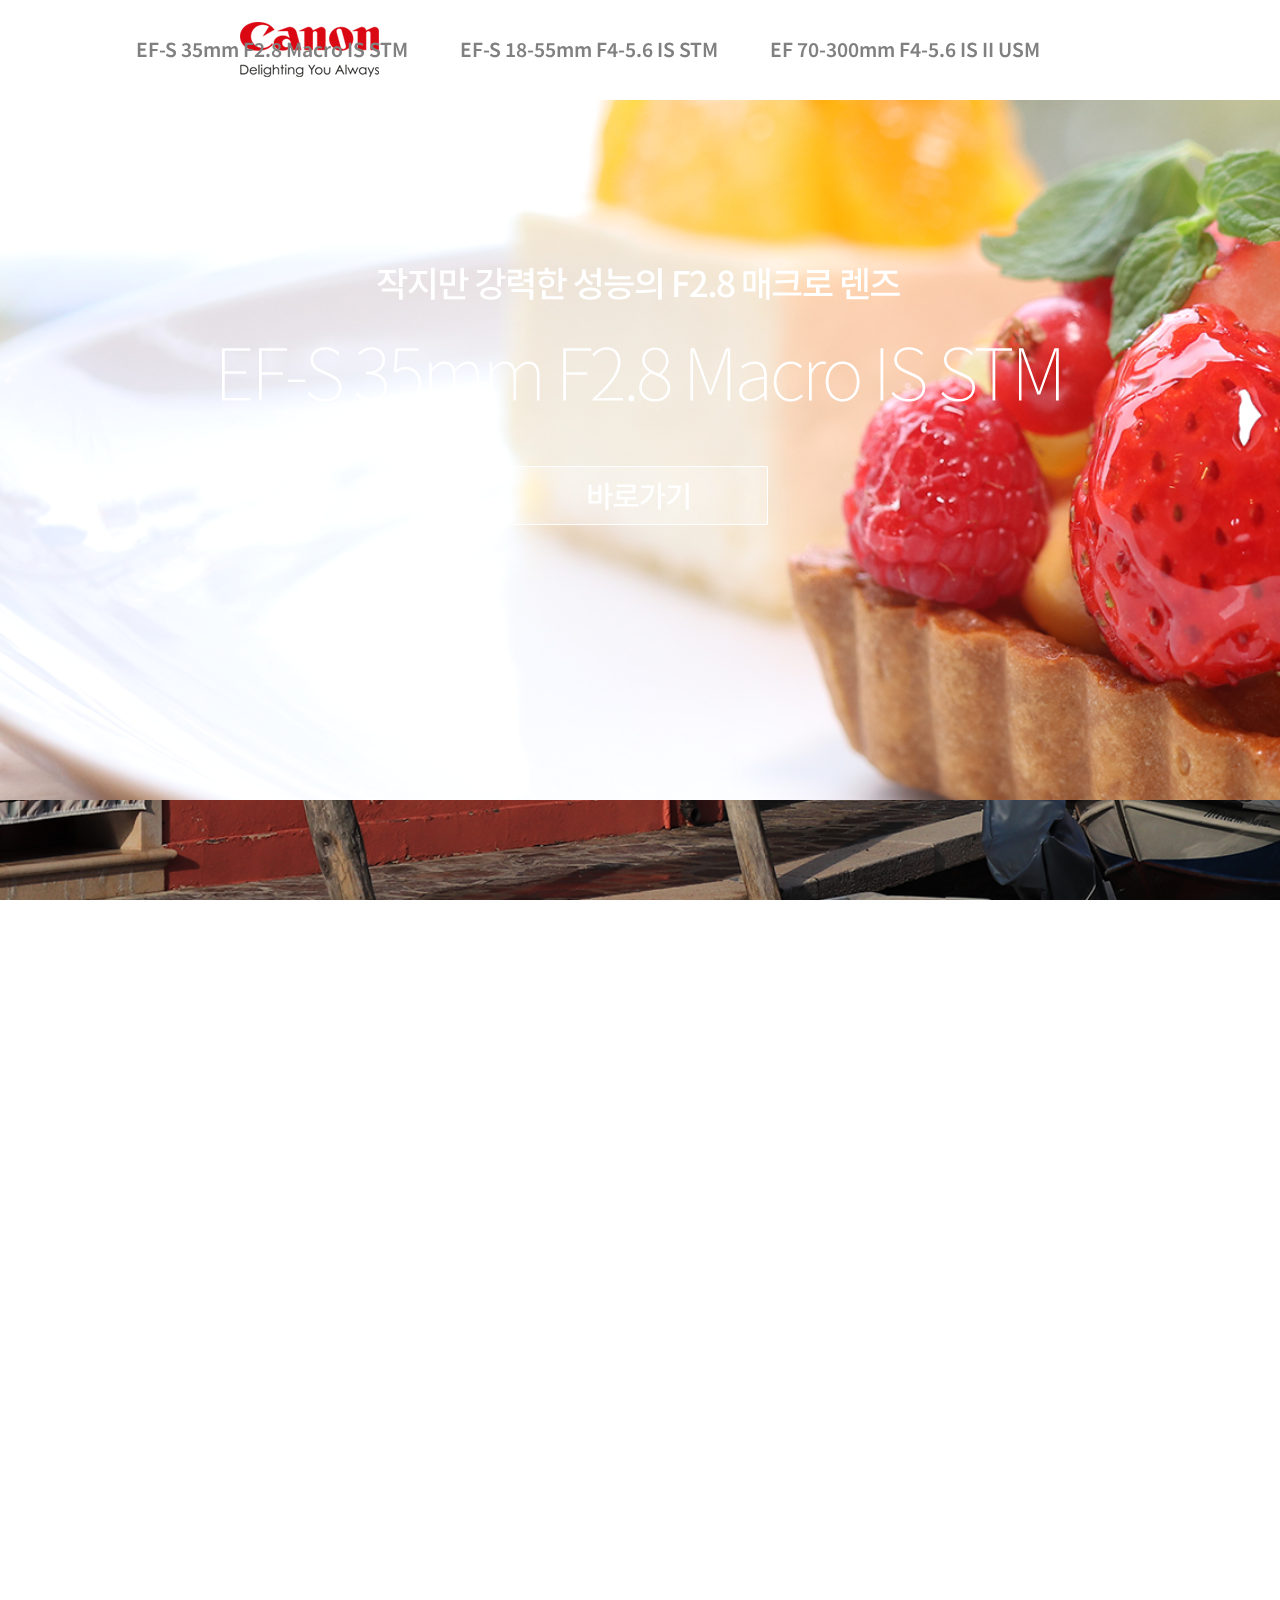
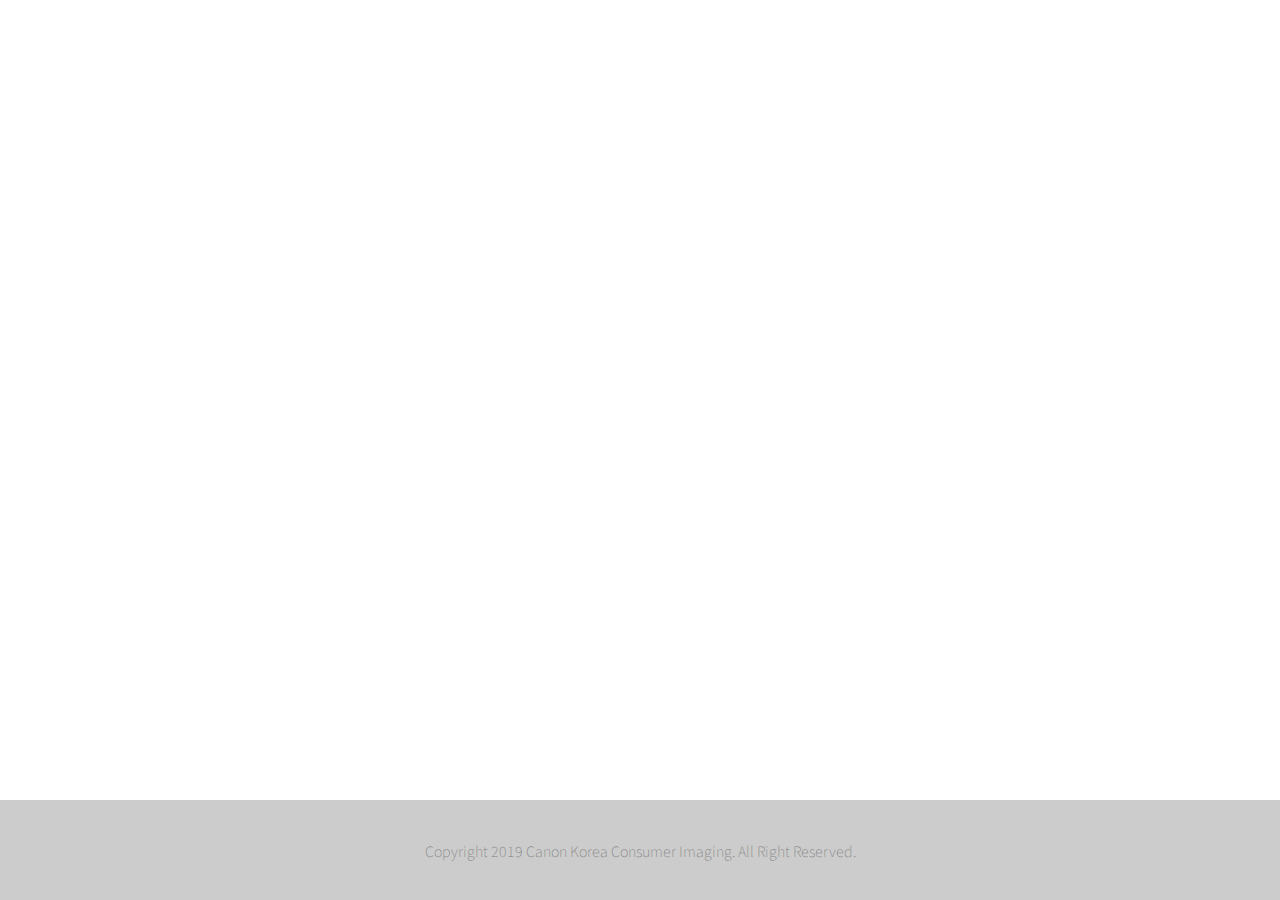
<file: index.html>
<!DOCTYPE html>
<html lang="kr">
  <head>
    <meta charset="utf-8">
    <link href="https://fonts.googleapis.com/css?family=Noto+Sans+KR" rel="stylesheet">
    <title></title>
    <style media="screen">
      body, h1{ margin: 0px;}
      #scene{
        height: 800px;
        overflow: hidden;
        background-size: cover;
        background-attachment: fixed;
      }
      .one{background-image: url(images/index_07.png);}
      .two{background-image: url(images/index_08.png);}
      .three{background-image: url(images/index_09.png);}
      #scene h1{
        position: relative;
        left: 50%;
        top: 50%;
        transform: translateX(-50%) translateY(-50%);
        text-align: center;
      }
      /*--푸터적용--*/
      footer{
        height: 100px;
        background-color: rgba(0, 0, 0, 0.2);
      }
      .footer{
        position: relative;
        left: 50%;
        top: 50%;
        transform: translateX(-50%) translateY(-50%);
        text-align: center;
        font-family: 'Noto Sans KR', sans-serif;
        font-size: 0.9rem;
        font-weight: 100;
        color: gray;
      }
      /*--네비게이션 처리--*/
      .wrap{
        height: 100px;
        width: 100%;
        position: fixed;
        background-color: white;
        z-index: 10;
        border: 0px solid red;
      }
      .logo{
        border: 0px solid blue;
        display: inline-block;
        margin-left: 240px;
      }
      .nav{
        border: 0px solid green;
        position: fixed;
        right: 240px;
        top: 35px;
        display: inline-block;
        font-family: 'Noto Sans KR', sans-serif;
        font-size: 1.2rem;
        font-weight: 600;
        color: gray;
      }
      .space{
        margin-left: 3rem;
      }
      a, a:link :visited :active{
        text-decoration: none;
        color: gray;
      }
      a:hover{
        color: red;
      }
    </style>



  </head>
  <body>
    <nav class="wrap">
      <div class="logo">
        <img src="images/index_02.png">
      </div>
      <div class="nav">
        <a href="p01.html">EF-S 35mm F2.8 Macro IS STM</a>
        <span class="space"></span>
        <a href="p02.html">EF-S 18-55mm F4-5.6 IS STM</a>
        <span class="space"></span>
        <a href="p03.html">EF 70-300mm F4-5.6 IS II USM</a>
      </div>
    </nav>
    <section id="scene" class="one">
      <h1><a href="p01.html"><img src="images/t_01.png"></a></h1>
    </section>
    <section id="scene" class="two">
      <h1><a href="p02.html"><img src="images/t_02.png"></a></h1>
    </section>
    <section id="scene" class="three">
      <h1><a href="p03.html"><img src="images/t_03.png"></a></h1>
    </section>
    <footer>
      <div class="footer">
        Copyright 2019 Canon Korea Consumer Imaging. All Right Reserved.
      </div>
  </footer>
  </body>
</html>
</file>
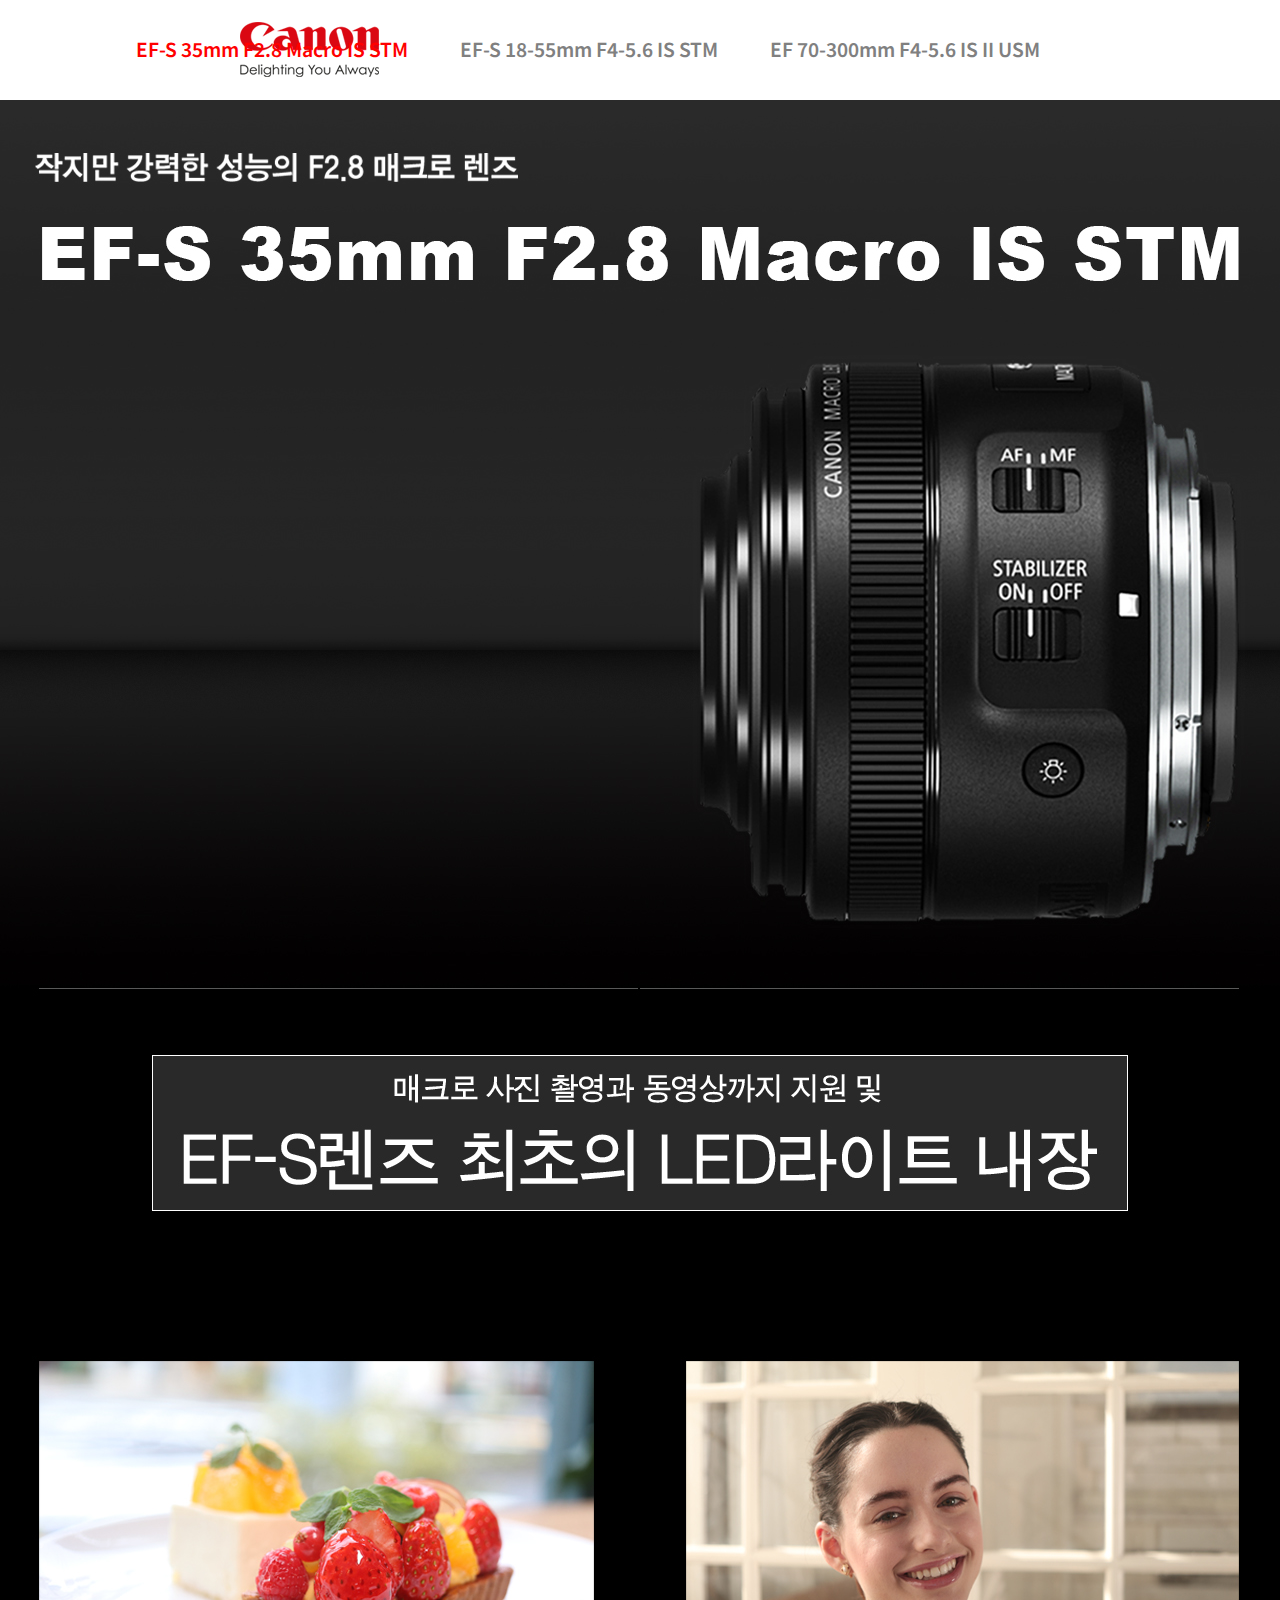
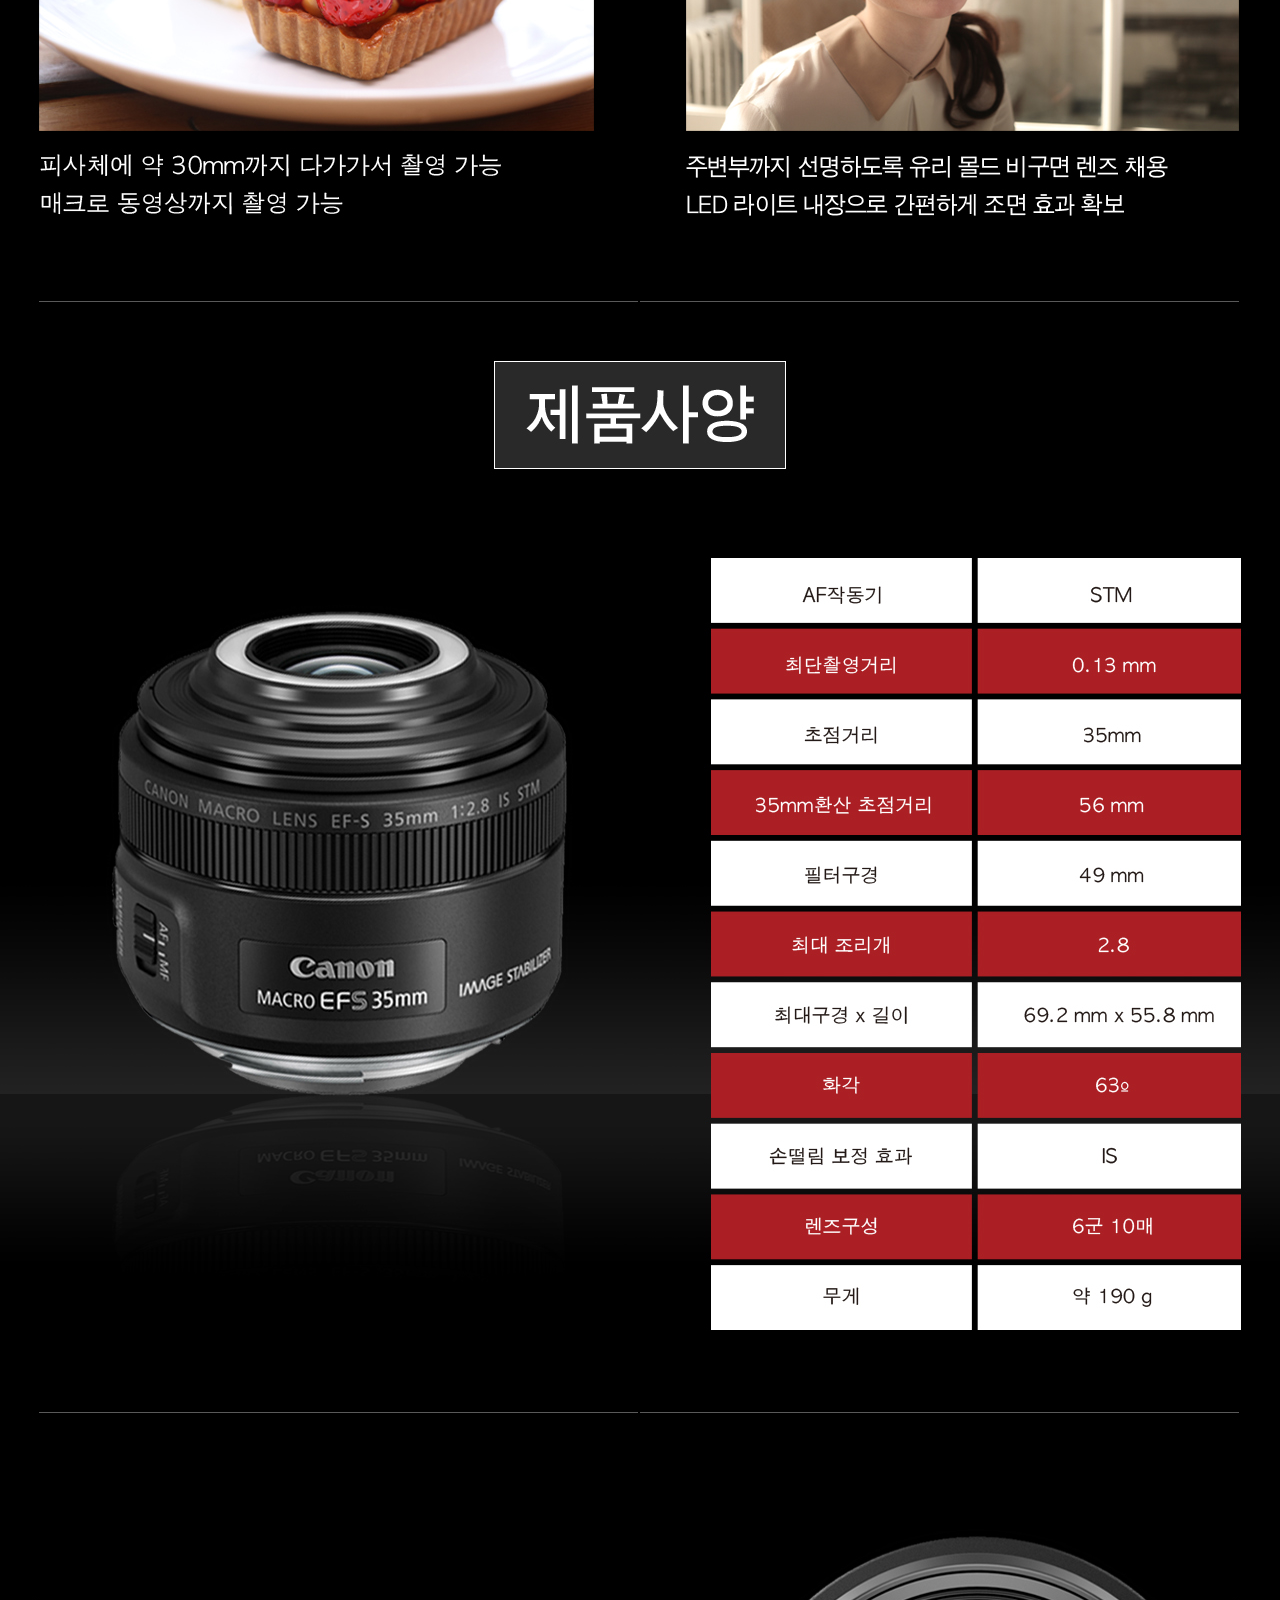
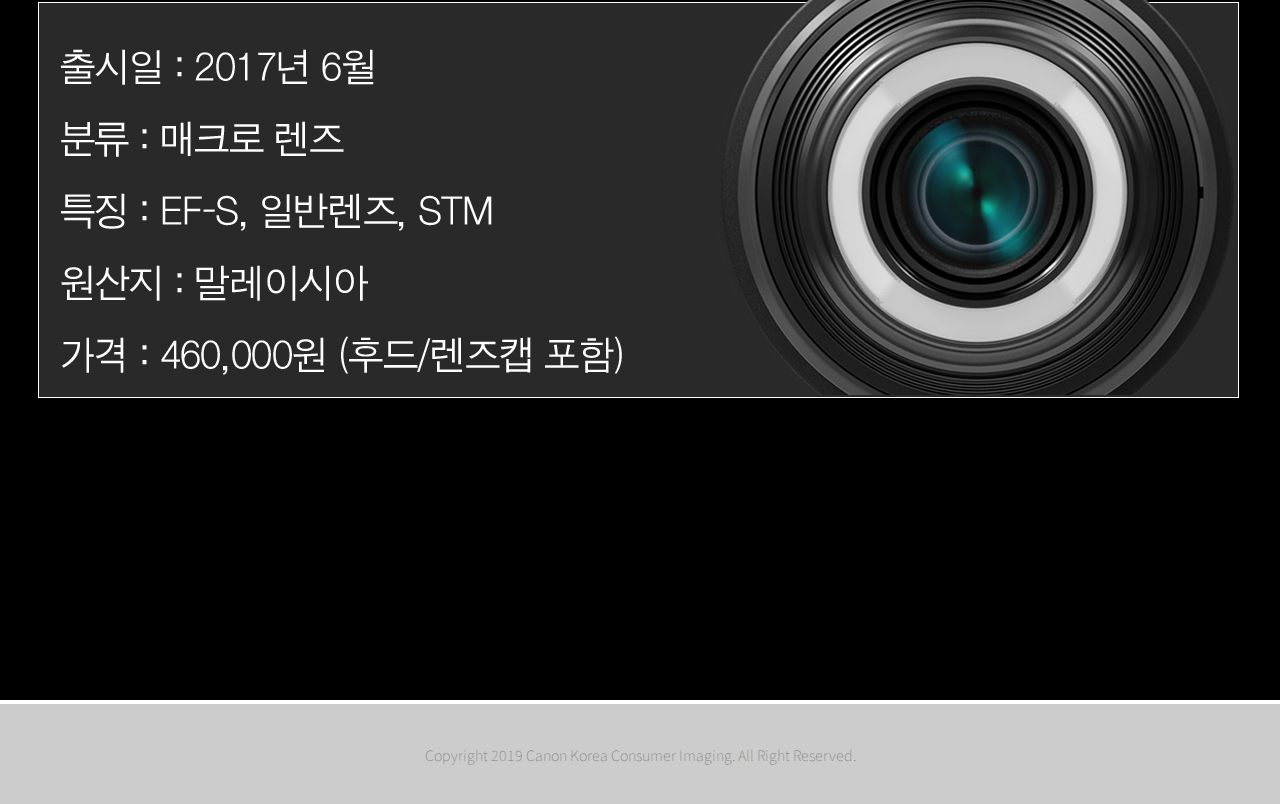
<file: p01.html>
<!DOCTYPE html>
<html lang="kr">
  <head>
    <meta charset="utf-8">
    <link rel="stylesheet" href="css.css">
    <link href="https://fonts.googleapis.com/css?family=Noto+Sans+KR" rel="stylesheet">
    <title></title>

  </head>
  <body>
    <nav class="wrap">
      <div class="logo">
        <a href="index.html"><img src="images/index_02.png"></a>
      </div>
      <div class="nav">
        <a href="p01.html" style="color:red">EF-S 35mm F2.8 Macro IS STM</a>
        <span class="space"></span>
        <a href="p02.html">EF-S 18-55mm F4-5.6 IS STM</a>
        <span class="space"></span>
        <a href="p03.html">EF 70-300mm F4-5.6 IS II USM</a>
      </div>
    </nav>
    <section class="bodywrap">
      <div class="page">
        <img src="images/sp_1.jpg">
      </div>
    </section>
    <footer>
      <div class="footer">
        Copyright 2019 Canon Korea Consumer Imaging. All Right Reserved.
      </div>
  </footer>
  </body>
</html>
</file>
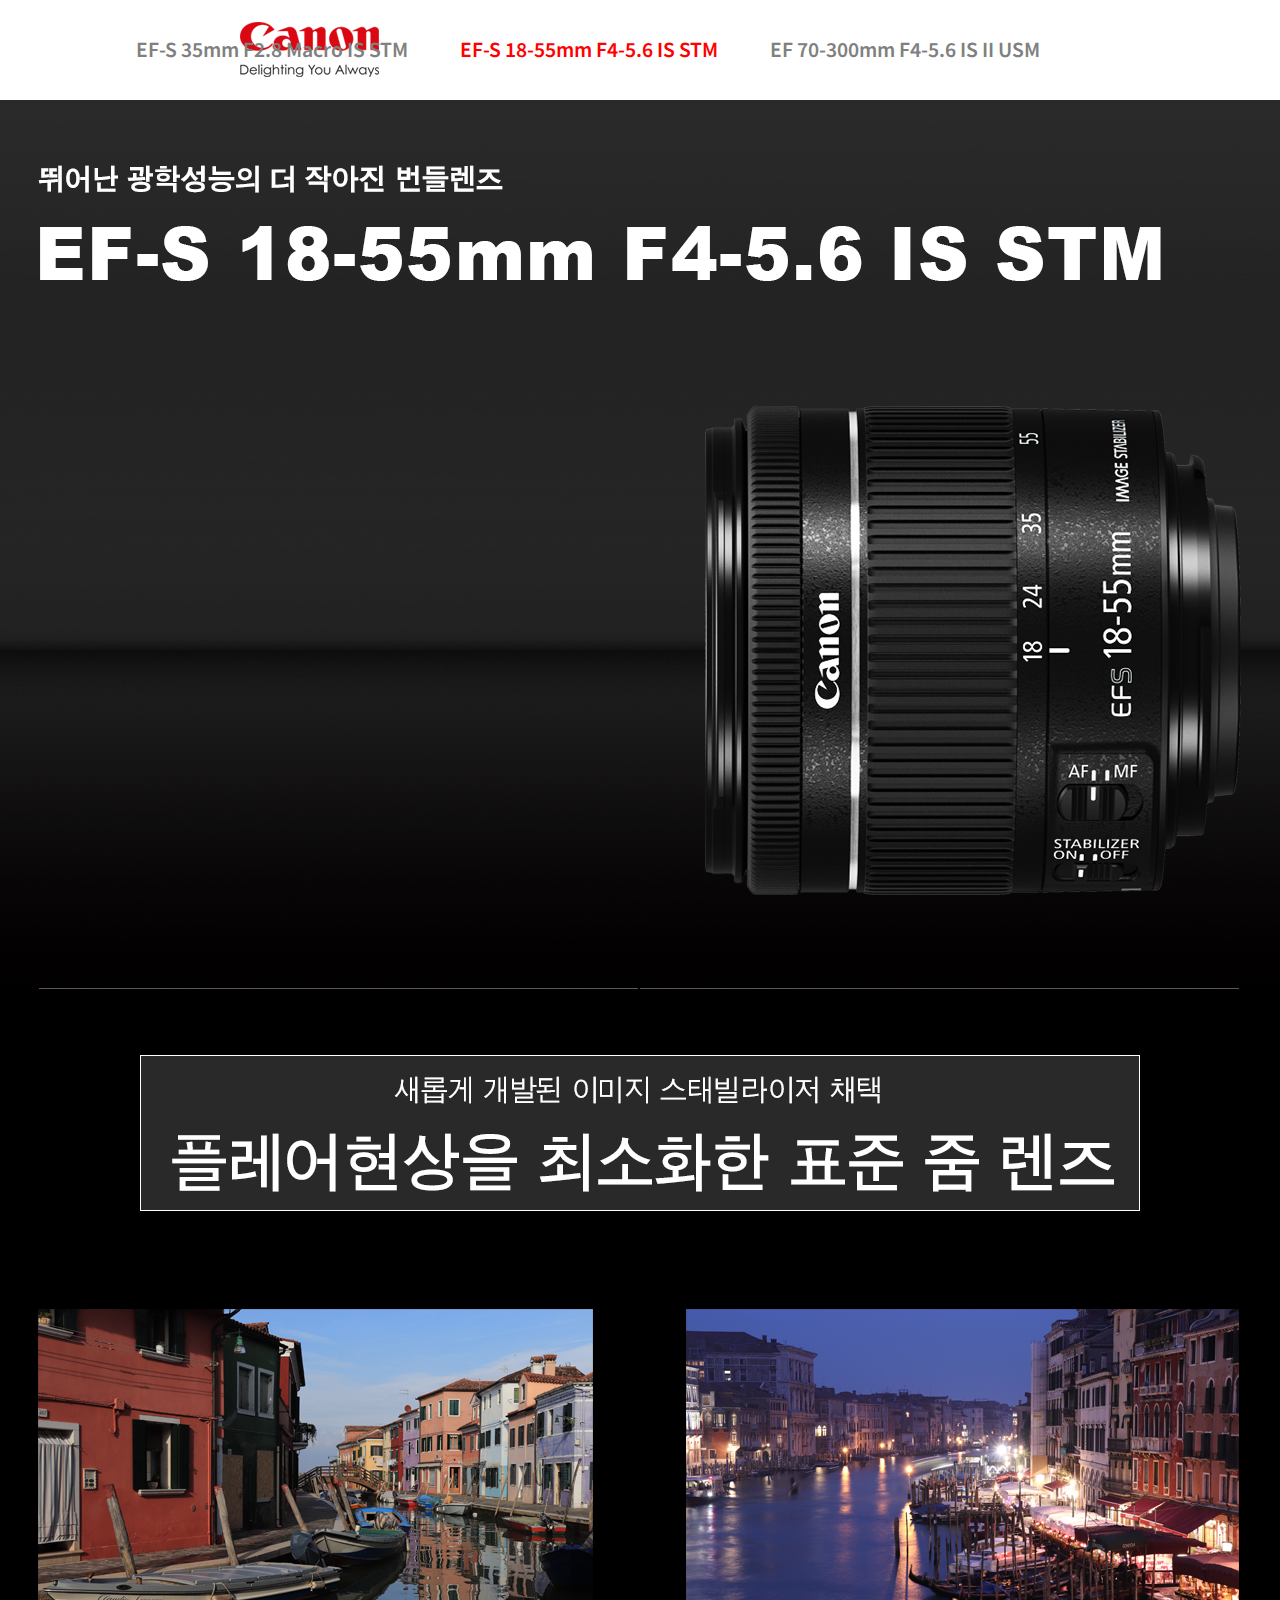
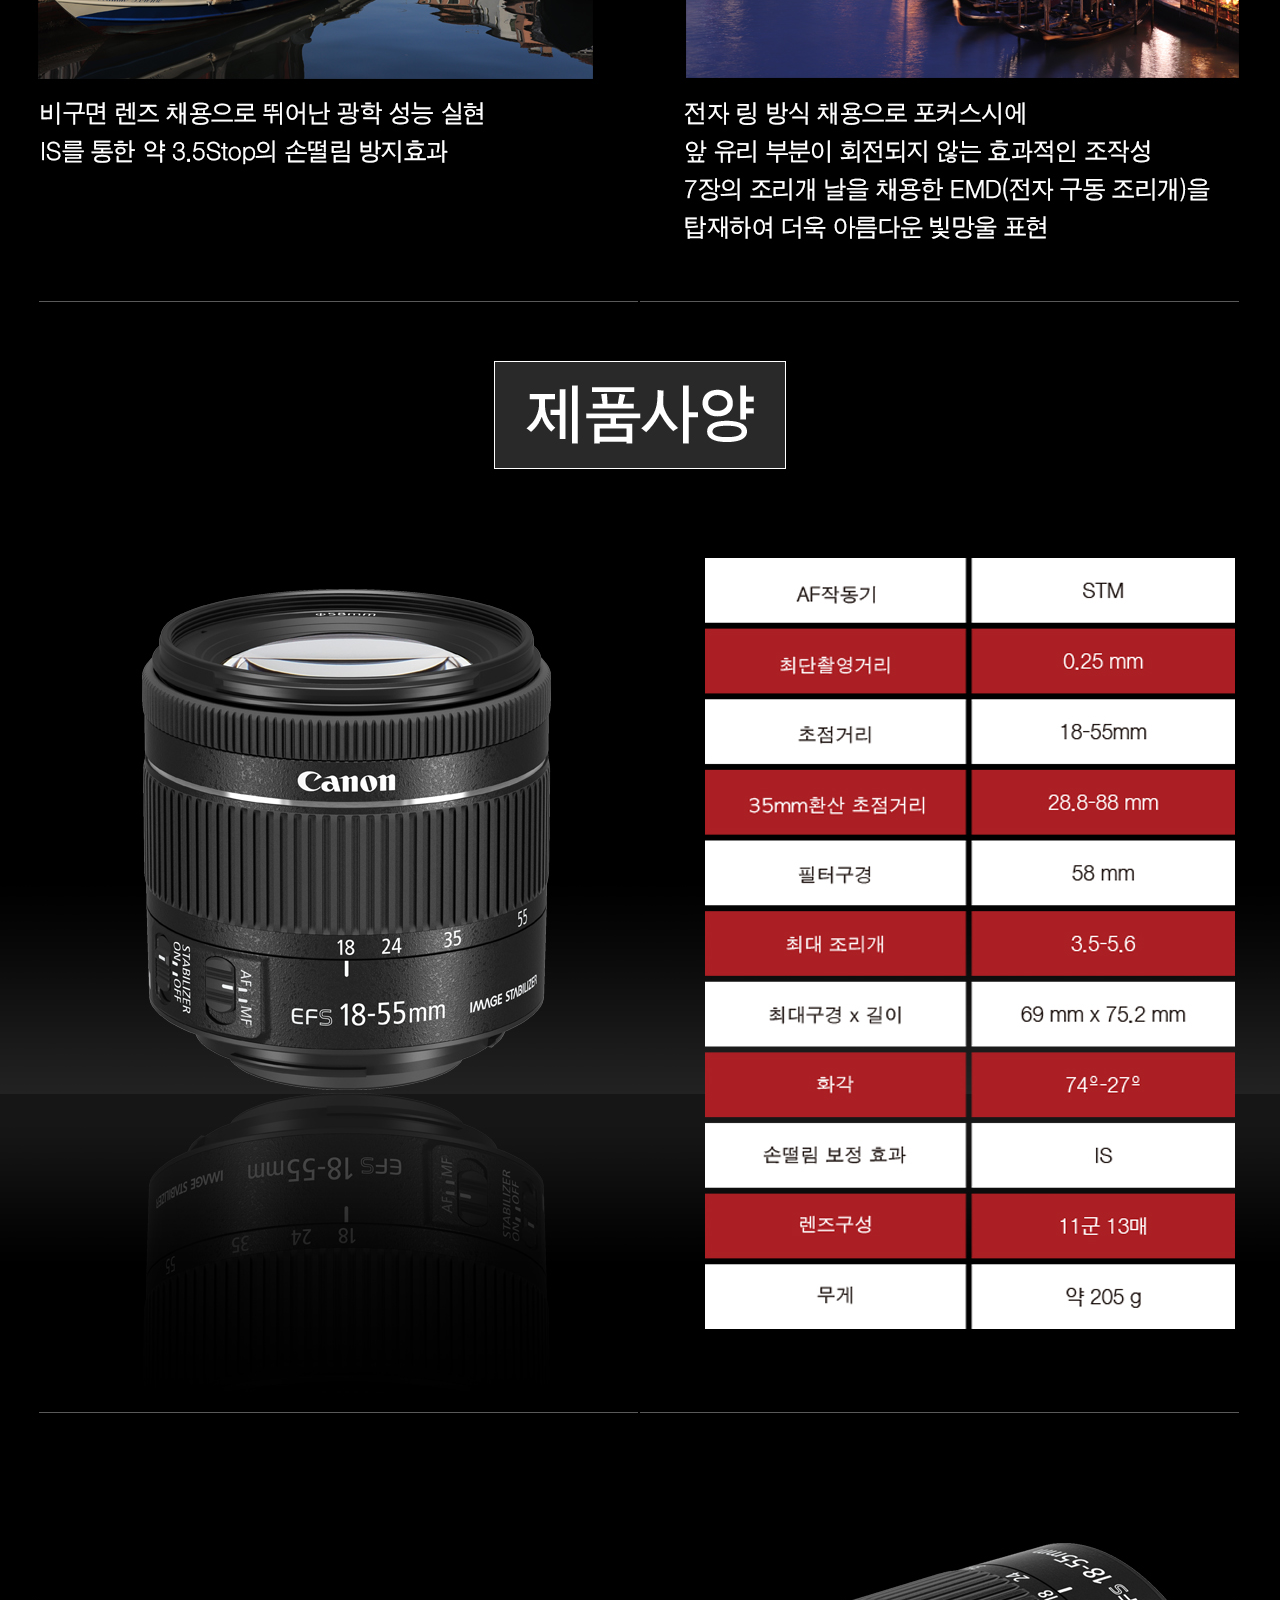
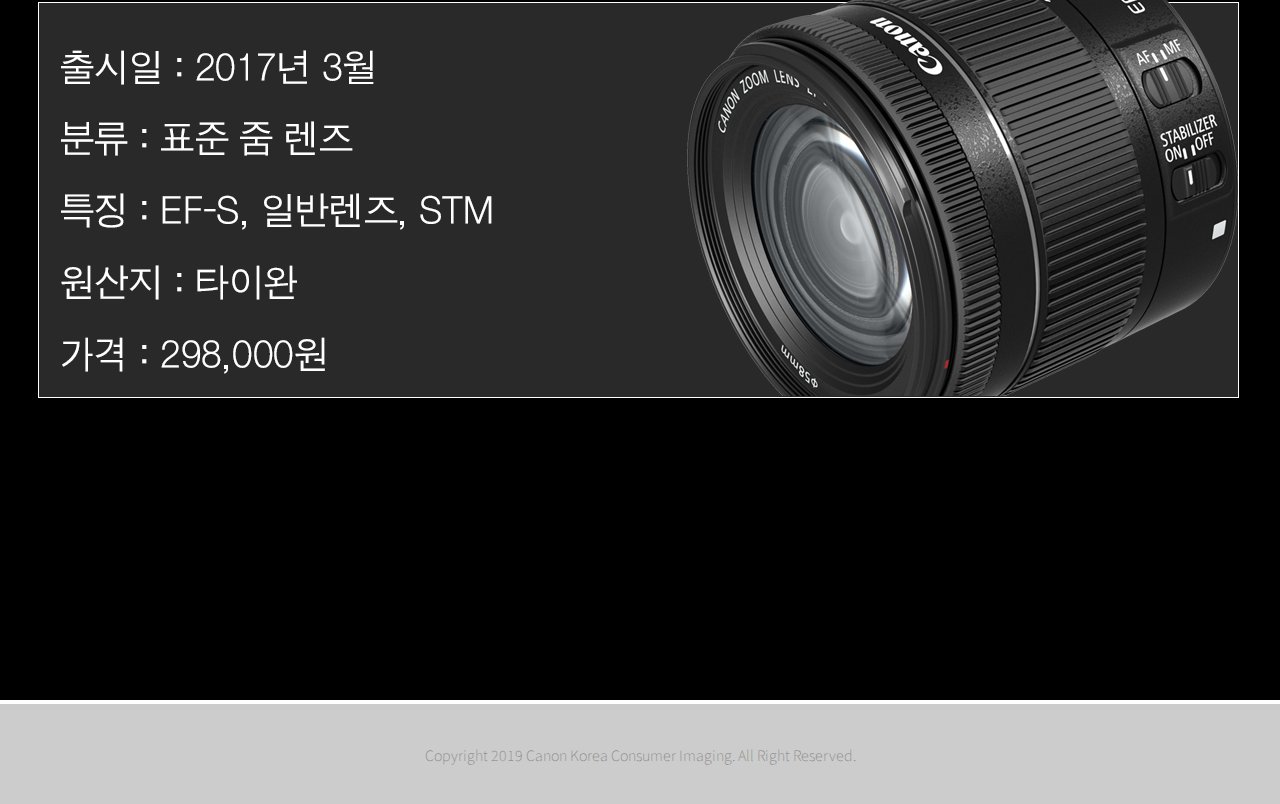
<file: p02.html>
<!DOCTYPE html>
<html lang="kr">
  <head>
    <meta charset="utf-8">
    <link rel="stylesheet" href="css.css">
    <link href="https://fonts.googleapis.com/css?family=Noto+Sans+KR" rel="stylesheet">
    <title></title>

  </head>
  <body>
    <nav class="wrap">
      <div class="logo">
        <a href="index.html"><img src="images/index_02.png"></a>
      </div>
      <div class="nav">
        <a href="p01.html">EF-S 35mm F2.8 Macro IS STM</a>
        <span class="space"></span>
        <a href="p02.html" style="color:red">EF-S 18-55mm F4-5.6 IS STM</a>
        <span class="space"></span>
        <a href="p03.html">EF 70-300mm F4-5.6 IS II USM</a>
      </div>
    </nav>
    <section class="bodywrap">
      <div class="page">
        <img src="images/sp_2.jpg">
      </div>
    </section>
    <footer>
      <div class="footer">
        Copyright 2019 Canon Korea Consumer Imaging. All Right Reserved.
      </div>
  </footer>
  </body>
</html>
</file>
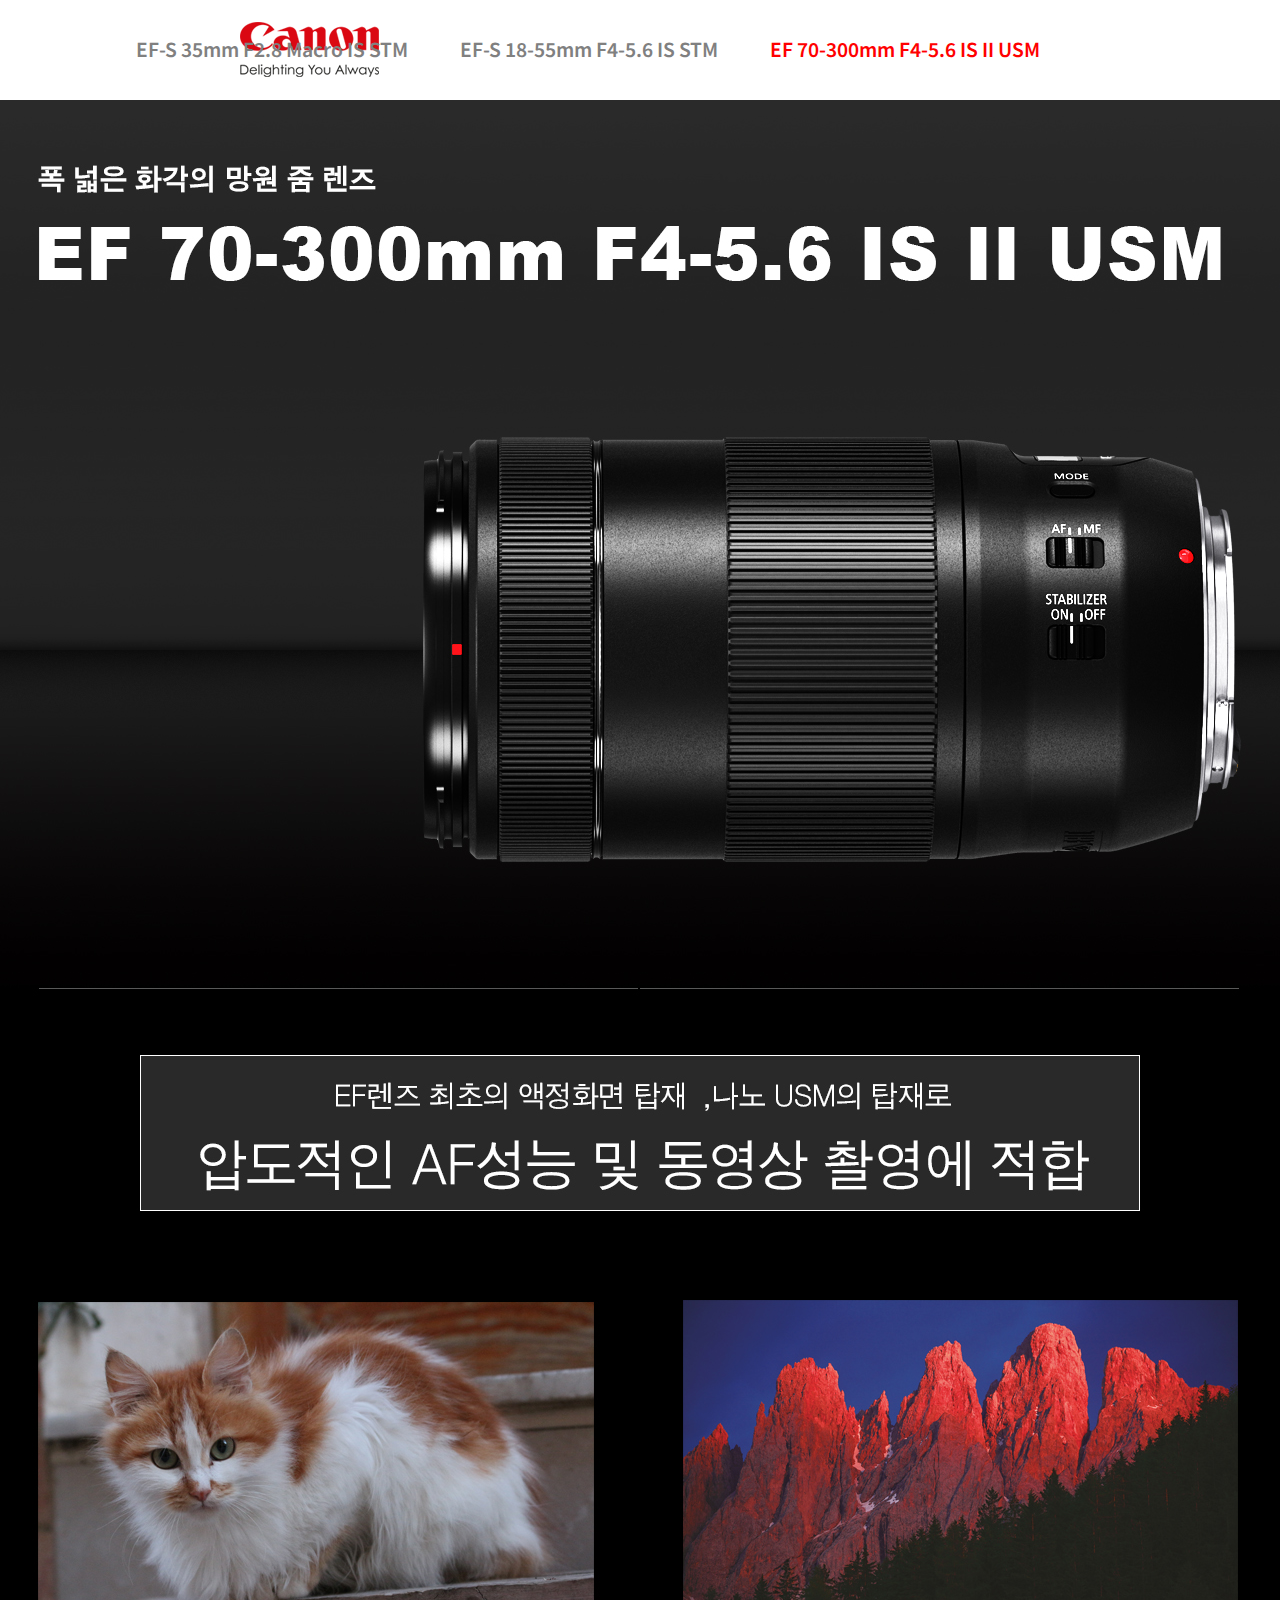
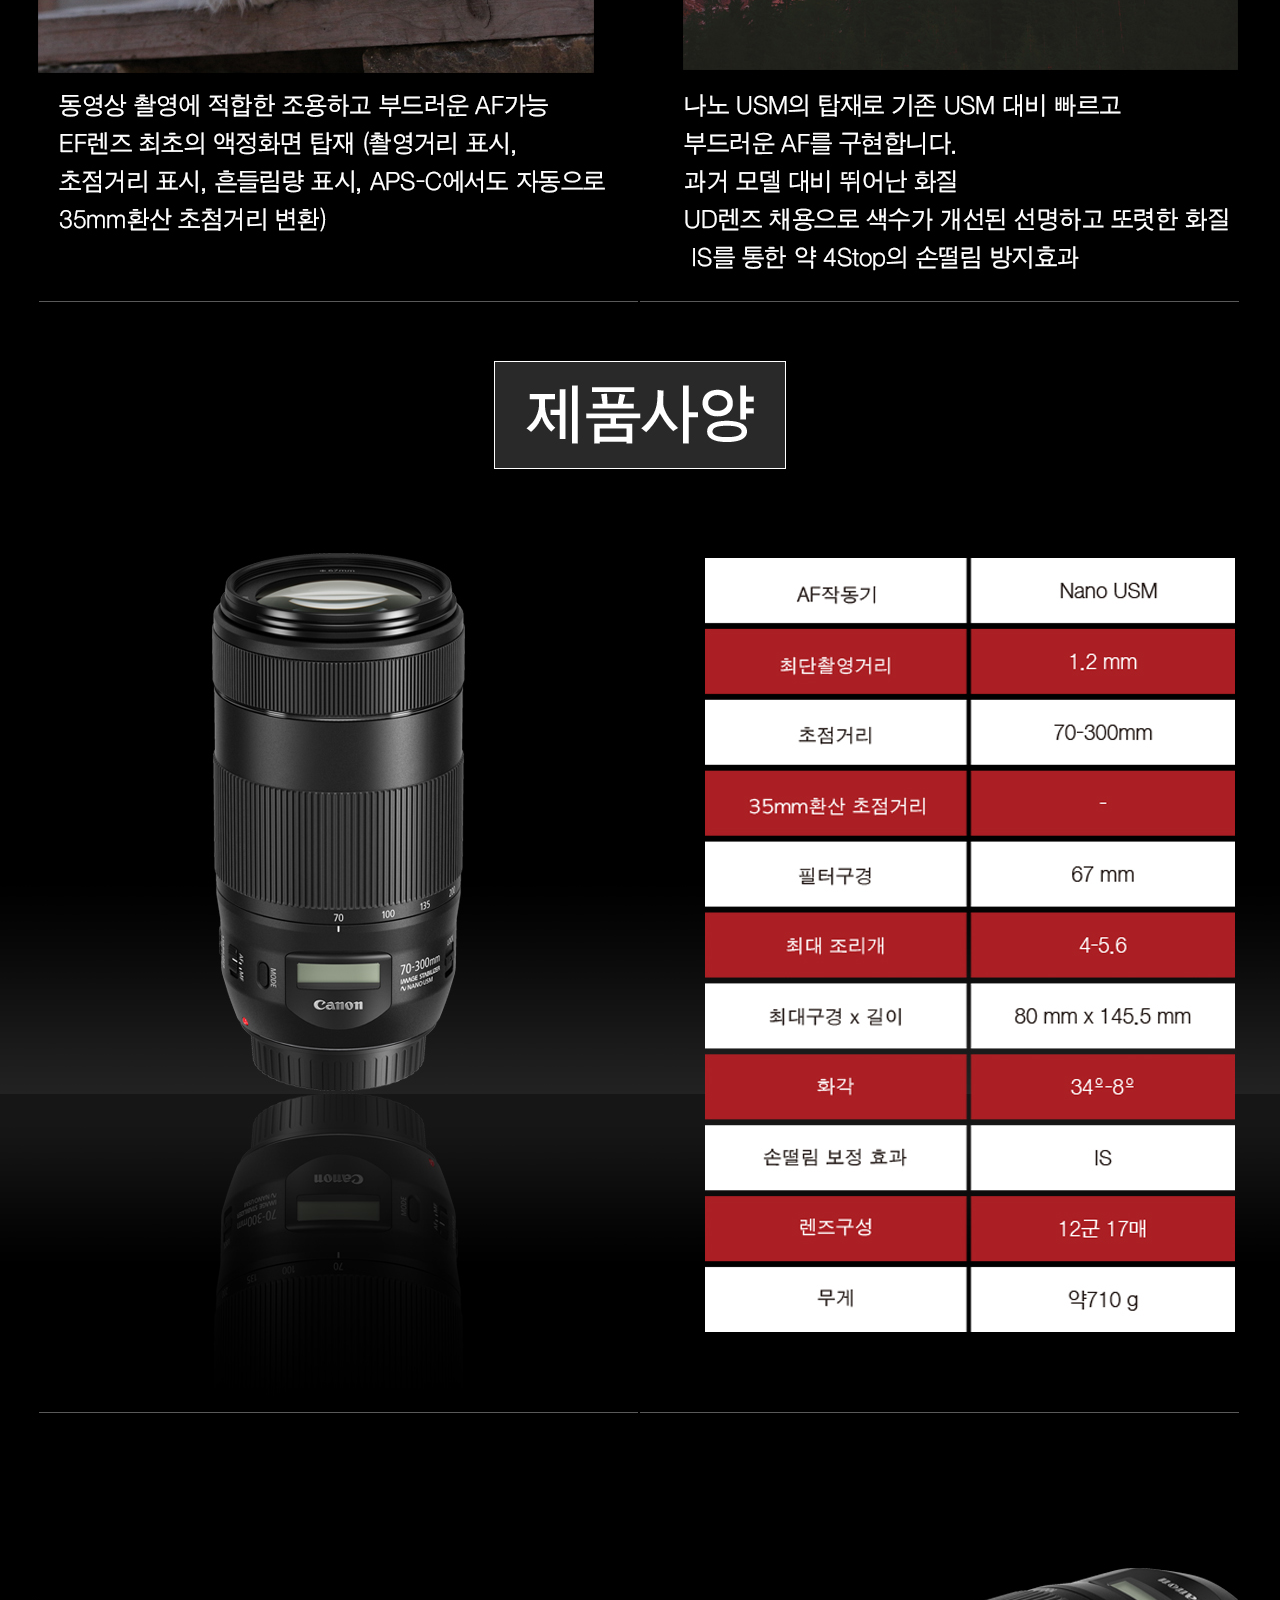
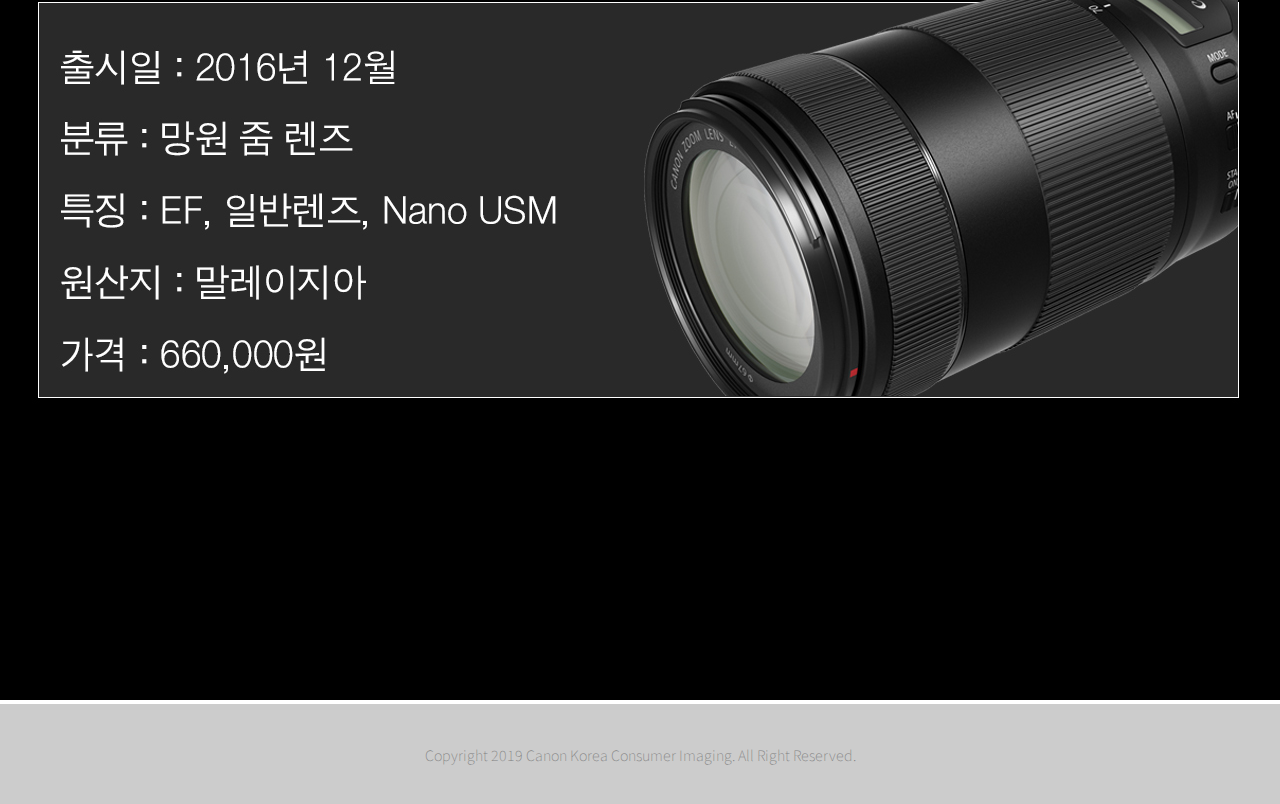
<file: p03.html>
<!DOCTYPE html>
<html lang="kr">
  <head>
    <meta charset="utf-8">
    <link rel="stylesheet" href="css.css">
    <link href="https://fonts.googleapis.com/css?family=Noto+Sans+KR" rel="stylesheet">
    <title></title>

  </head>
  <body>
    <nav class="wrap">
      <div class="logo">
        <a href="index.html"><img src="images/index_02.png"></a>
      </div>
      <div class="nav">
        <a href="p01.html">EF-S 35mm F2.8 Macro IS STM</a>
        <span class="space"></span>
        <a href="p02.html">EF-S 18-55mm F4-5.6 IS STM</a>
        <span class="space"></span>
        <a href="p03.html" style="color:red">EF 70-300mm F4-5.6 IS II USM</a>
      </div>
    </nav>
    <section class="bodywrap">
      <div class="page">
        <img src="images/sp_3.jpg">
      </div>
    </section>
    <footer>
      <div class="footer">
        Copyright 2019 Canon Korea Consumer Imaging. All Right Reserved.
      </div>
  </footer>
  </body>
</html>
</file>
<file: css.css>
body, h1{ margin: 0px;}
#scene{
  height: 800px;
  overflow: hidden;
  background-size: cover;
  background-attachment: fixed;
}
.one{background-image: url(images/index_07.png);}
.two{background-image: url(images/index_08.png);}
.three{background-image: url(images/index_09.png);}
#scene h1{
  position: relative;
  left: 50%;
  top: 50%;
  transform: translateX(-50%) translateY(-50%);
  text-align: center;
}
/*--푸터적용--*/
footer{
  height: 100px;
  background-color: rgba(0, 0, 0, 0.2);
}
.footer{
  position: relative;
  left: 50%;
  top: 50%;
  transform: translateX(-50%) translateY(-50%);
  text-align: center;
  font-family: 'Noto Sans KR', sans-serif;
  font-size: 0.9rem;
  font-weight: 100;
  color: gray;
}
/*--네비게이션 처리--*/
.wrap{
  height: 100px;
  width: 100%;
  position: static;
  background-color: white;
  z-index: 10;
  border: 0px solid red;
}
.logo{
  border: 0px solid blue;
  display: inline-block;
  margin-left: 240px;
}
.nav{
  border: 0px solid green;
  position: absolute;
  right: 240px;
  top: 35px;
  display: inline-block;
  font-family: 'Noto Sans KR', sans-serif;
  font-size: 1.2rem;
  font-weight: 600;
  color: gray;
}
.space{
  margin-left: 3rem;
}
a, a:link :visited :active{
  text-decoration: none;
  color: gray;
}
a:hover{
  color: red;
}
/*--서브페이지 구성--*/
.bodywrap{
  top: 100px;
  width: 100%;
  height: 100%;
}
.page{
  position: relative;
  width: 1440px;
  left: 50%;
  transform: translateX(-50%);
}
</file>
